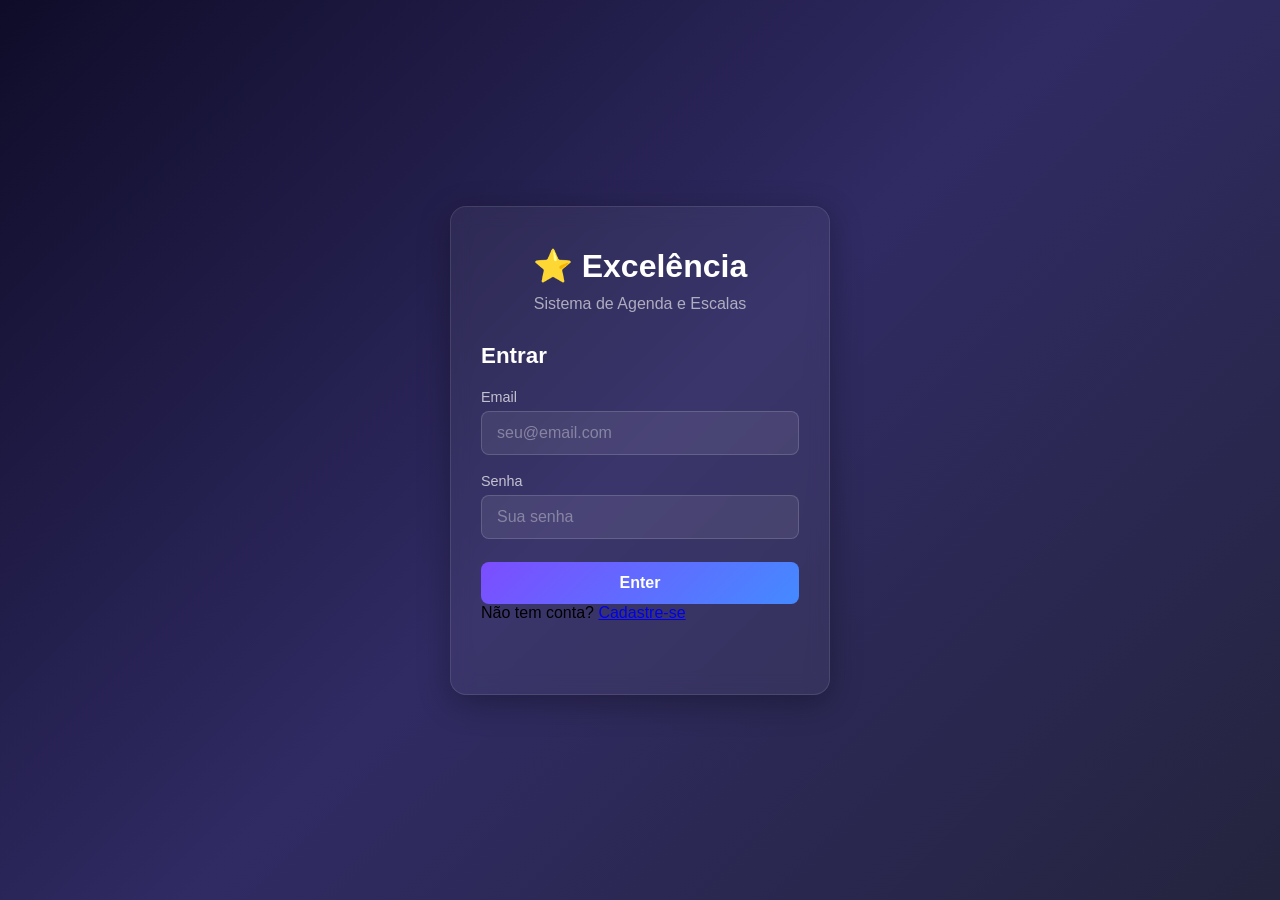
<file: index.html>
<!DOCTYPE html>
<html lang="pt-BR">
<head>
    <meta charset="UTF-8">
    <meta name="viewport" content="width=device-width, initial-scale=1.0">
    <title>Excelência - Login</title>
    <link rel="stylesheet" href="style.css">
</head>
<body>
    <div class="container">
        <div class="form-box">
            <div class="logo">
                <h1>⭐ Excelência</h1>
                <p style="color:rgba(255,255,255,0.6);margin-top:10px;">Sistema de Agenda e Escalas</p>
            </div>

            <!-- Formulário de Login -->
            <div id="loginForm" class="form active">
                <h2>Entrar</h2>
                <form onsubmit="fazerLogin(event)">
                    <div class="input-group">
                        <label for="loginEmail">Email</label>
                        <input type="email" id="loginEmail" placeholder="seu@email.com" required>
                    </div>
                    <div class="input-group">
                        <label for="loginSenha">Senha</label>
                        <input type="password" id="loginSenha" placeholder="Sua senha" required>
                    </div>
                    <button type="submit" class="btn">Enter</button>
                </form>
                <p class="switch-form">
                    Não tem conta? <a href="#" onclick="mostrarCadastro()">Cadastre-se</a>
                </p>
                <div id="loginMsg" class="msg"></div>
            </div>

            <!-- Formulário de Cadastro -->
            <div id="cadastroForm" class="form">
                <h2>Cadastrar</h2>
                <form onsubmit="fazerCadastro(event)">
                    <div class="input-group">
                        <label for="cadastroNome">Nome</label>
                        <input type="text" id="cadastroNome" placeholder="Seu nome" required>
                    </div>
                    <div class="input-group">
                        <label for="cadastroEmail">Email</label>
                        <input type="email" id="cadastroEmail" placeholder="seu@email.com" required>
                    </div>
                    <div class="input-group">
                        <label for="cadastroSenha">Senha</label>
                        <input type="password" id="cadastroSenha" placeholder="Mínimo 6 caracteres" required minlength="6">
                    </div>
                    <div class="input-group">
                        <label for="cadastroTipo">Tipo de Conta</label>
                        <select id="cadastroTipo" required>
                            <option value="usuario">Usuário Padrão</option>
                            <option value="admin">Administrador</option>
                        </select>
                    </div>
                    <button type="submit" class="btn">Cadastrar</button>
                </form>
                <p class="switch-form">
                    Já tem conta? <a href="#" onclick="mostrarLogin()">Faça login</a>
                </p>
                <div id="cadastroMsg" class="msg"></div>
            </div>
        </div>
    </div>

    <script src="auth.js"></script>
</body>
</html>
</file>
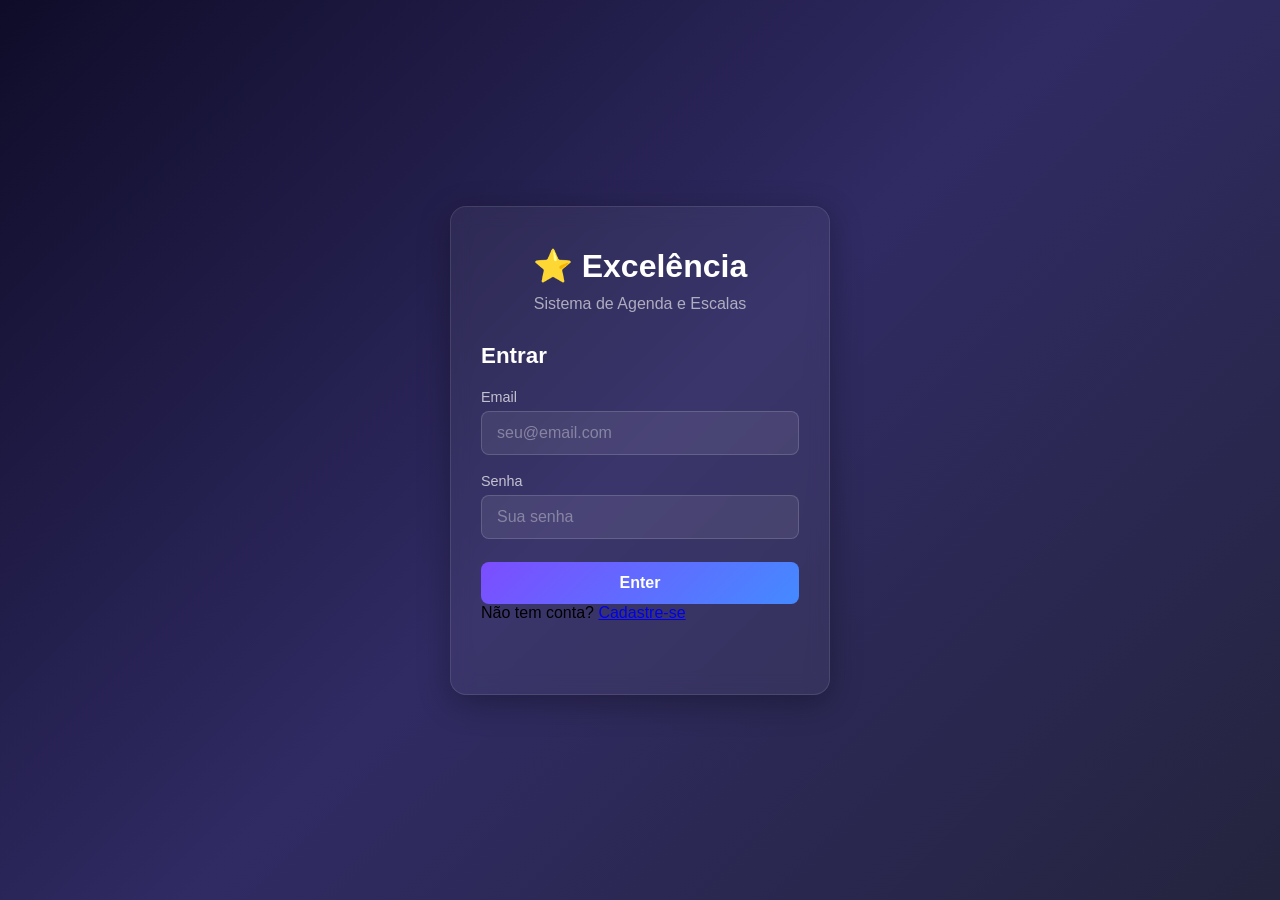
<file: admin-demo.html>
<!DOCTYPE html>
<html lang="pt-BR">
<head>
    <meta charset="UTF-8">
    <meta name="viewport" content="width=device-width, initial-scale=1.0">
    <title>Excelência - Painel Admin</title>
    <link rel="stylesheet" href="agenda-style.css">
    <script src="auth.js"></script>
</head>
<body>
    <div class="app">
        <header>
            <div class="header-left">
                <h1>⭐ Excelência</h1>
                <span class="subtitle">Painel Administrativo</span>
            </div>
            <nav>
                <button class="nav-btn active" data-tab="colaboradores">Colaboradores</button>
                <button class="nav-btn" data-tab="funcoes">Funções</button>
                <button class="nav-btn" data-tab="departamentos">Departamentos</button>
                <button class="nav-btn" data-tab="escalas">Escalas</button>
                <button class="nav-btn" onclick="fazerLogout()">Sair</button>
            </nav>
        </header>

        <!-- COLABORADORES -->
        <section id="tab-colaboradores" class="tab-content active">
            <div class="section-header">
                <h2>Gerenciar Colaboradores</h2>
                <button id="btnNovoColab" class="btn-primary">+ Novo Colaborador</button>
            </div>
            <div id="listaColaboradores" class="colab-list"></div>

            <!-- Modal colaborador -->
            <div id="modalColab" class="modal hidden">
                <div class="modal-content">
                    <h3>Novo Colaborador</h3>
                    <form id="formColab">
                        <div class="form-group">
                            <label>Nome Completo</label>
                            <input type="text" id="colabNome" required>
                        </div>
                        <div class="form-group">
                            <label>E-mail</label>
                            <input type="email" id="colabEmail" required placeholder="colaborador@empresa.com">
                        </div>
                        <div class="form-group">
                            <label>Cargo</label>
                            <input type="text" id="colabCargo" placeholder="Ex: Operador, Gerente...">
                        </div>
                        <div class="form-group">
                            <label>Departamento</label>
                            <select id="colabDepartamento" onchange="filtrarFuncoesPorDepartamento()">
                                <option value="">Selecione um departamento</option>
                            </select>
                        </div>
                        <div class="form-group">
                            <label>Função</label>
                            <select id="colabFuncao" required>
                                <option value="">Selecione uma função</option>
                            </select>
                        </div>
                        <div class="form-group">
                            <label>Tipo de Usuário</label>
                            <select id="colabTipo" required>
                                <option value="usuario">Usuário Padrão</option>
                                <option value="admin">Administrador</option>
                            </select>
                        </div>
                        <div class="modal-actions">
                            <button type="button" class="btn-cancel" onclick="fecharModalColab()">Cancelar</button>
                            <button type="submit" class="btn-save">Salvar</button>
                        </div>
                    </form>
                </div>
            </div>
        </section>

        <!-- FUNÇÕES -->
        <section id="tab-funcoes" class="tab-content">
            <div class="section-header">
                <h2>Gerenciar Funções</h2>
                <button id="btnNovaFuncao" class="btn-primary">+ Nova Função</button>
            </div>
            <div id="listaFuncoes" class="funcao-list"></div>

            <!-- Modal função -->
            <div id="modalFuncao" class="modal hidden">
                <div class="modal-content">
                    <h3>Nova Função</h3>
                    <form id="formFuncao">
                        <div class="form-group">
                            <label>Departamento</label>
                            <select id="funcaoDepartamento" required>
                                <option value="">Selecione um departamento</option>
                            </select>
                        </div>
                        <div class="form-group">
                            <label>Nome da Função</label>
                            <input type="text" id="funcaoNome" required placeholder="Ex: Guitarra, Baixo, Teclado...">
                        </div>
                        <div class="form-group">
                            <label>Descrição</label>
                            <textarea id="funcaoDescricao" rows="3" placeholder="Descrição da função..."></textarea>
                        </div>
                        <div class="modal-actions">
                            <button type="button" class="btn-cancel" onclick="fecharModalFuncao()">Cancelar</button>
                            <button type="submit" class="btn-save">Salvar</button>
                        </div>
                    </form>
                </div>
            </div>
        </section>

        <!-- DEPARTAMENTOS -->
        <section id="tab-departamentos" class="tab-content">
            <div class="section-header">
                <h2>Gerenciar Departamentos</h2>
                <button id="btnNovoDepartamento" class="btn-primary">+ Novo Departamento</button>
            </div>
            <div id="listaDepartamentos" class="dept-list"></div>

            <!-- Modal departamento -->
            <div id="modalDepartamento" class="modal hidden">
                <div class="modal-content">
                    <h3>Novo Departamento</h3>
                    <form id="formDepartamento">
                        <div class="form-group">
                            <label>Nome do Departamento</label>
                            <input type="text" id="deptNome" required placeholder="Ex: Administrativo, Operações...">
                        </div>
                        <div class="form-group">
                            <label>Descrição</label>
                            <textarea id="deptDescricao" rows="3" placeholder="Descrição do departamento..."></textarea>
                        </div>
                        <div class="form-group">
                            <label>Cor</label>
                            <input type="color" id="deptCor" value="#7c4dff">
                        </div>
                        <div class="modal-actions">
                            <button type="button" class="btn-cancel" onclick="fecharModalDepartamento()">Cancelar</button>
                            <button type="submit" class="btn-save">Salvar</button>
                        </div>
                    </form>
                </div>
            </div>
        </section>

        <!-- ESCALAS -->
        <section id="tab-escalas" class="tab-content">
            <div class="calendar-header">
                <button id="prevMes" class="btn-icon">◀</button>
                <h2 id="mesAno"></h2>
                <button id="nextMes" class="btn-icon">▶</button>
                <button id="hojeBtn" class="btn-sm">Hoje</button>
            </div>
            <div class="calendar-grid">
                <div class="day-name">Dom</div>
                <div class="day-name">Seg</div>
                <div class="day-name">Ter</div>
                <div class="day-name">Qua</div>
                <div class="day-name">Qui</div>
                <div class="day-name">Sex</div>
                <div class="day-name">Sáb</div>
                <div id="calendarDays" class="calendar-days"></div>
            </div>

            <!-- Modal de escala -->
            <div id="modalEscala" class="modal hidden">
                <div class="modal-content">
                    <h3>Nova Escala - <span id="modalData"></span></h3>
                    <form id="formEscala">
                        <input type="hidden" id="escalaData">
                        <div class="form-group">
                            <label>Colaborador</label>
                            <select id="escalaColaborador" required></select>
                        </div>
                        <div class="form-row">
                            <div class="form-group">
                                <label>Hora Início</label>
                                <input type="time" id="escalaInicio">
                            </div>
                            <div class="form-group">
                                <label>Hora Fim</label>
                                <input type="time" id="escalaFim">
                            </div>
                        </div>
                        <div class="form-group">
                            <label>Função</label>
                            <input type="text" id="escalaFuncao" placeholder="Ex: Atendimento, Supervisão...">
                        </div>
                        <div class="form-group">
                            <label>Observação</label>
                            <textarea id="escalaObs" rows="2"></textarea>
                        </div>
                        <div class="modal-actions">
                            <button type="button" class="btn-cancel" onclick="fecharModal()">Cancelar</button>
                            <button type="submit" class="btn-save">Salvar</button>
                        </div>
                    </form>
                </div>
            </div>

            <!-- Modal de detalhes -->
            <div id="modalDetalhes" class="modal hidden">
                <div class="modal-content">
                    <h3>Escalas do dia <span id="detalhesData"></span></h3>
                    <div id="detalhesLista"></div>
                    <button type="button" class="btn-cancel" onclick="fecharDetalhes()">Fechar</button>
                </div>
            </div>
        </section>
    </div>
    <script src="auth.js"></script>
    <script src="admin-demo-script.js"></script>
</body>
</html>
</file>
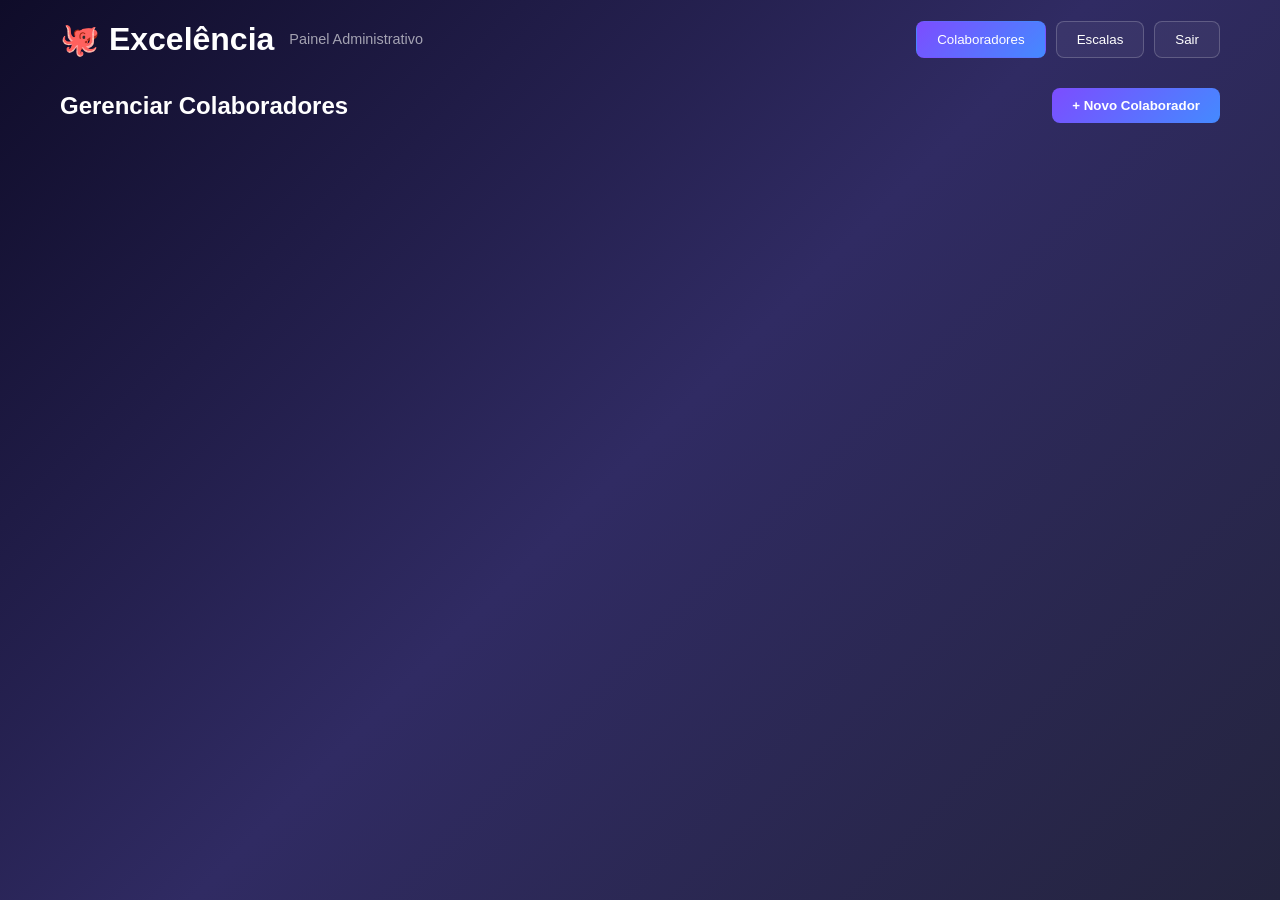
<file: admin.html>
<!DOCTYPE html>
<html lang="pt-BR">
<head>
    <meta charset="UTF-8">
    <meta name="viewport" content="width=device-width, initial-scale=1.0">
    <title>Excelência - Painel Admin</title>
    <link rel="stylesheet" href="agenda-style.css">
</head>
<body>
    <div class="app">
        <header>
            <div class="header-left">
                <h1>🐙 Excelência</h1>
                <span class="subtitle">Painel Administrativo</span>
            </div>
            <nav>
                <button class="nav-btn active" data-tab="colaboradores">Colaboradores</button>
                <button class="nav-btn" data-tab="escalas">Escalas</button>
                <button class="nav-btn" onclick="logout()">Sair</button>
            </nav>
        </header>

        <!-- COLABORADORES -->
        <section id="tab-colaboradores" class="tab-content active">
            <div class="section-header">
                <h2>Gerenciar Colaboradores</h2>
                <button id="btnNovoColab" class="btn-primary">+ Novo Colaborador</button>
            </div>
            <div id="listaColaboradores" class="colab-list"></div>

            <!-- Modal colaborador -->
            <div id="modalColab" class="modal hidden">
                <div class="modal-content">
                    <h3>Novo Colaborador</h3>
                    <form id="formColab">
                        <div class="form-group">
                            <label>Nome Completo</label>
                            <input type="text" id="colabNome" required>
                        </div>
                        <div class="form-group">
                            <label>E-mail</label>
                            <input type="email" id="colabEmail" required placeholder="colaborador@empresa.com">
                        </div>
                        <div class="form-group">
                            <label>Cargo</label>
                            <input type="text" id="colabCargo" placeholder="Ex: Operador, Gerente...">
                        </div>
                        <div class="form-group">
                            <label>Cor (identificação visual)</label>
                            <input type="color" id="colabCor" value="#7c4dff">
                        </div>
                        <div class="modal-actions">
                            <button type="button" class="btn-cancel" onclick="fecharModalColab()">Cancelar</button>
                            <button type="submit" class="btn-save">Salvar</button>
                        </div>
                    </form>
                </div>
            </div>
        </section>

        <!-- ESCALAS -->
        <section id="tab-escalas" class="tab-content">
            <div class="calendar-header">
                <button id="prevMes" class="btn-icon">◀</button>
                <h2 id="mesAno"></h2>
                <button id="nextMes" class="btn-icon">▶</button>
                <button id="hojeBtn" class="btn-sm">Hoje</button>
            </div>
            <div class="calendar-grid">
                <div class="day-name">Dom</div>
                <div class="day-name">Seg</div>
                <div class="day-name">Ter</div>
                <div class="day-name">Qua</div>
                <div class="day-name">Qui</div>
                <div class="day-name">Sex</div>
                <div class="day-name">Sáb</div>
                <div id="calendarDays" class="calendar-days"></div>
            </div>

            <!-- Modal de escala -->
            <div id="modalEscala" class="modal hidden">
                <div class="modal-content">
                    <h3>Nova Escala - <span id="modalData"></span></h3>
                    <form id="formEscala">
                        <input type="hidden" id="escalaData">
                        <div class="form-group">
                            <label>Colaborador</label>
                            <select id="escalaColaborador" required></select>
                        </div>
                        <div class="form-row">
                            <div class="form-group">
                                <label>Hora Início</label>
                                <input type="time" id="escalaInicio">
                            </div>
                            <div class="form-group">
                                <label>Hora Fim</label>
                                <input type="time" id="escalaFim">
                            </div>
                        </div>
                        <div class="form-group">
                            <label>Função</label>
                            <input type="text" id="escalaFuncao" placeholder="Ex: Atendimento, Supervisão...">
                        </div>
                        <div class="form-group">
                            <label>Observação</label>
                            <textarea id="escalaObs" rows="2"></textarea>
                        </div>
                        <div class="modal-actions">
                            <button type="button" class="btn-cancel" onclick="fecharModal()">Cancelar</button>
                            <button type="submit" class="btn-save">Salvar e Sincronizar</button>
                        </div>
                    </form>
                </div>
            </div>

            <!-- Modal de detalhes -->
            <div id="modalDetalhes" class="modal hidden">
                <div class="modal-content">
                    <h3>Escalas do dia <span id="detalhesData"></span></h3>
                    <div id="detalhesLista"></div>
                    <button type="button" class="btn-cancel" onclick="fecharDetalhes()">Fechar</button>
                </div>
            </div>
        </section>
    </div>
    <script src="admin-script.js"></script>
</body>
</html>
</file>
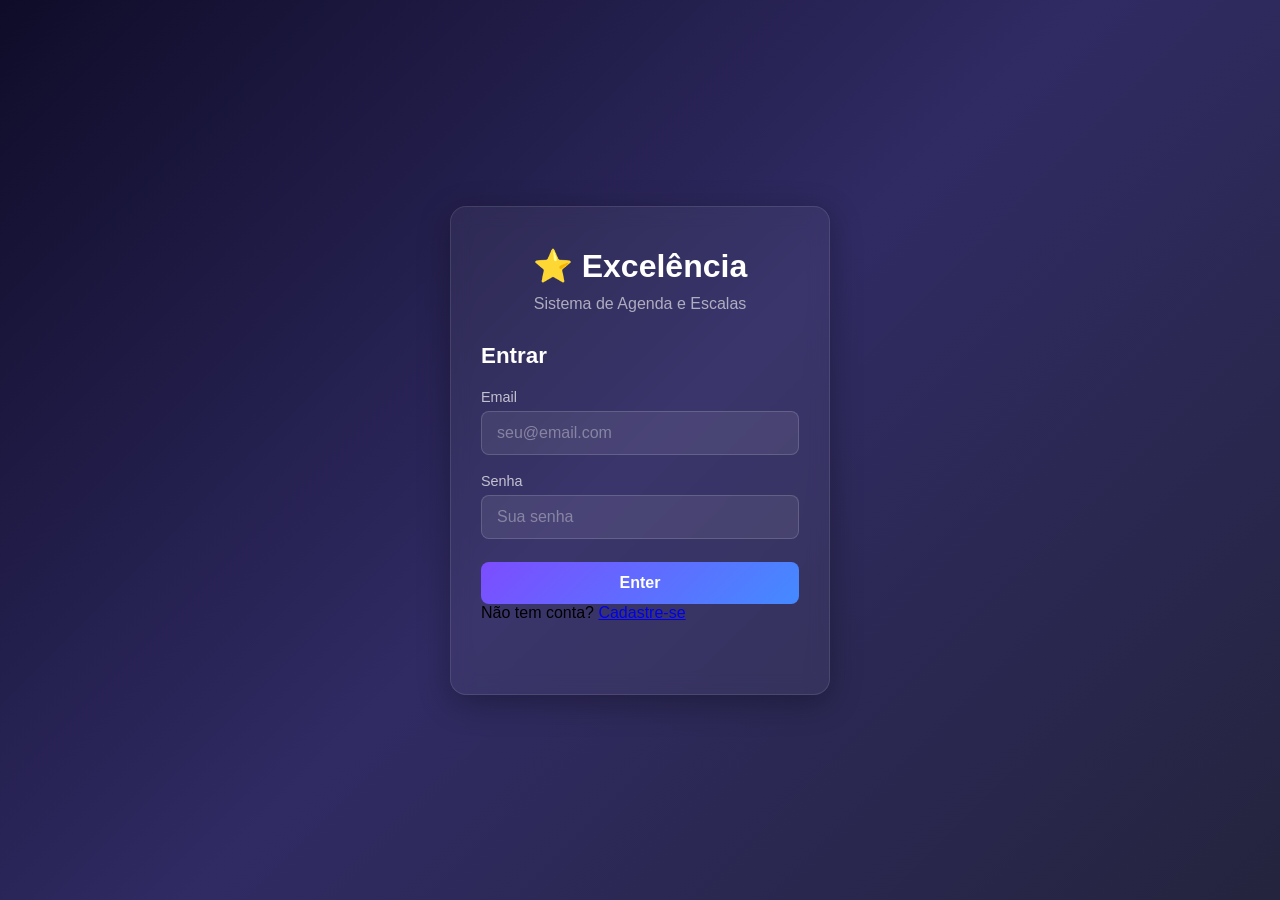
<file: agenda-demo.html>
<!DOCTYPE html>
<html lang="pt-BR">
<head>
    <meta charset="UTF-8">
    <meta name="viewport" content="width=device-width, initial-scale=1.0">
    <title>Excelência - Minha Agenda</title>
    <link rel="stylesheet" href="agenda-style.css">
    <script src="auth.js"></script>
</head>
<body>
    <div class="app">
        <header>
            <div class="header-left">
                <h1>⭐ Excelência</h1>
                <span class="subtitle">Minha Agenda</span>
            </div>
            <nav>
                <button class="nav-btn" onclick="fazerLogout()">Sair</button>
            </nav>
        </header>

        <section>
            <div class="calendar-header">
                <button id="prevMes" class="btn-icon">◀</button>
                <h2 id="mesAno"></h2>
                <button id="nextMes" class="btn-icon">▶</button>
                <button id="hojeBtn" class="btn-sm">Hoje</button>
            </div>
            <div class="calendar-grid">
                <div class="day-name">Dom</div>
                <div class="day-name">Seg</div>
                <div class="day-name">Ter</div>
                <div class="day-name">Qua</div>
                <div class="day-name">Qui</div>
                <div class="day-name">Sex</div>
                <div class="day-name">Sáb</div>
                <div id="calendarDays" class="calendar-days"></div>
            </div>

            <!-- Modal de detalhes -->
            <div id="modalDetalhes" class="modal hidden">
                <div class="modal-content">
                    <h3>Minhas Escalas - <span id="detalhesData"></span></h3>
                    <div id="detalhesLista"></div>
                    <button type="button" class="btn-cancel" onclick="fecharDetalhes()">Fechar</button>
                </div>
            </div>
        </section>
    </div>
    <script src="agenda-demo-script.js"></script>
</body>
</html>
</file>
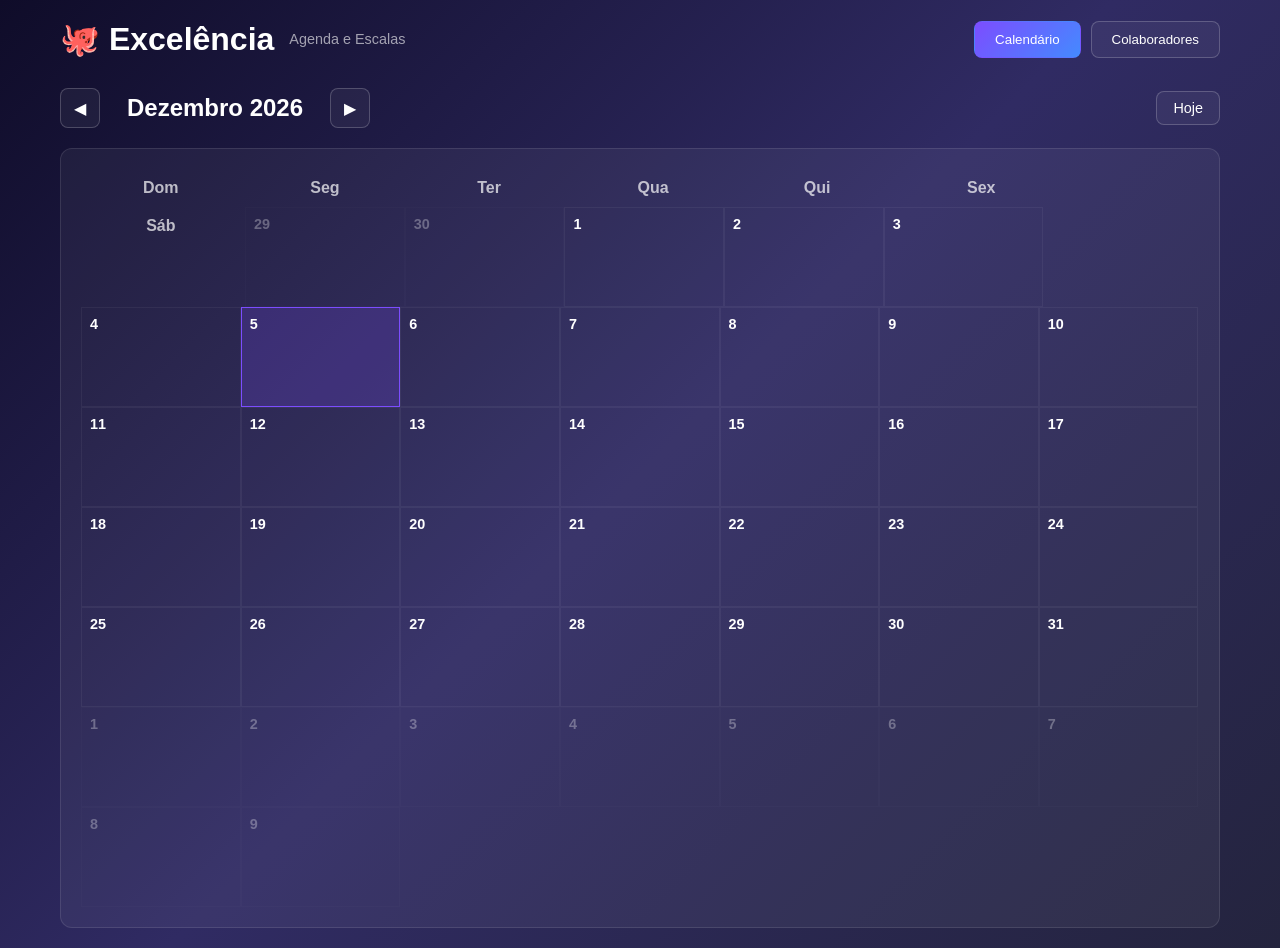
<file: agenda.html>
<!DOCTYPE html>
<html lang="pt-BR">
<head>
    <meta charset="UTF-8">
    <meta name="viewport" content="width=device-width, initial-scale=1.0">
    <title>Excelência - Agenda e Escalas</title>
    <link rel="stylesheet" href="agenda-style.css">
</head>
<body>
    <div class="app">
        <header>
            <div class="header-left">
                <h1>🐙 Excelência</h1>
                <span class="subtitle">Agenda e Escalas</span>
            </div>
            <nav>
                <button class="nav-btn active" data-tab="calendario">Calendário</button>
                <button class="nav-btn" data-tab="colaboradores">Colaboradores</button>
            </nav>
        </header>

        <!-- CALENDÁRIO -->
        <section id="tab-calendario" class="tab-content active">
            <div class="calendar-header">
                <button id="prevMes" class="btn-icon">◀</button>
                <h2 id="mesAno"></h2>
                <button id="nextMes" class="btn-icon">▶</button>
                <button id="hojeBtn" class="btn-sm">Hoje</button>
            </div>
            <div class="calendar-grid">
                <div class="day-name">Dom</div>
                <div class="day-name">Seg</div>
                <div class="day-name">Ter</div>
                <div class="day-name">Qua</div>
                <div class="day-name">Qui</div>
                <div class="day-name">Sex</div>
                <div class="day-name">Sáb</div>
                <div id="calendarDays" class="calendar-days"></div>
            </div>
            <!-- Modal de escala -->
            <div id="modalEscala" class="modal hidden">
                <div class="modal-content">
                    <h3>Nova Escala - <span id="modalData"></span></h3>
                    <form id="formEscala">
                        <input type="hidden" id="escalaData">
                        <div class="form-group">
                            <label>Colaborador</label>
                            <select id="escalaColaborador" required></select>
                        </div>
                        <div class="form-row">
                            <div class="form-group">
                                <label>Hora Início</label>
                                <input type="time" id="escalaInicio">
                            </div>
                            <div class="form-group">
                                <label>Hora Fim</label>
                                <input type="time" id="escalaFim">
                            </div>
                        </div>
                        <div class="form-group">
                            <label>Função</label>
                            <input type="text" id="escalaFuncao" placeholder="Ex: Atendimento, Supervisão...">
                        </div>
                        <div class="form-group">
                            <label>Observação</label>
                            <textarea id="escalaObs" rows="2"></textarea>
                        </div>
                        <div class="modal-actions">
                            <button type="button" class="btn-cancel" onclick="fecharModal()">Cancelar</button>
                            <button type="submit" class="btn-save">Salvar</button>
                        </div>
                    </form>
                </div>
            </div>
            <!-- Modal de detalhes -->
            <div id="modalDetalhes" class="modal hidden">
                <div class="modal-content">
                    <h3>Escalas do dia <span id="detalhesData"></span></h3>
                    <div id="detalhesLista"></div>
                    <button type="button" class="btn-cancel" onclick="fecharDetalhes()">Fechar</button>
                </div>
            </div>
        </section>

        <!-- COLABORADORES -->
        <section id="tab-colaboradores" class="tab-content">
            <div class="section-header">
                <h2>Colaboradores</h2>
                <button id="btnNovoColab" class="btn-primary">+ Novo</button>
            </div>
            <div id="listaColaboradores" class="colab-list"></div>
            <!-- Modal colaborador -->
            <div id="modalColab" class="modal hidden">
                <div class="modal-content">
                    <h3>Novo Colaborador</h3>
                    <form id="formColab">
                        <div class="form-group">
                            <label>Nome</label>
                            <input type="text" id="colabNome" required>
                        </div>
                        <div class="form-group">
                            <label>Cargo</label>
                            <input type="text" id="colabCargo" placeholder="Ex: Operador, Gerente...">
                        </div>
                        <div class="form-group">
                            <label>Cor</label>
                            <input type="color" id="colabCor" value="#7c4dff">
                        </div>
                        <div class="modal-actions">
                            <button type="button" class="btn-cancel" onclick="fecharModalColab()">Cancelar</button>
                            <button type="submit" class="btn-save">Salvar</button>
                        </div>
                    </form>
                </div>
            </div>
        </section>
    </div>
    <script src="agenda-script.js"></script>
</body>
</html>
</file>
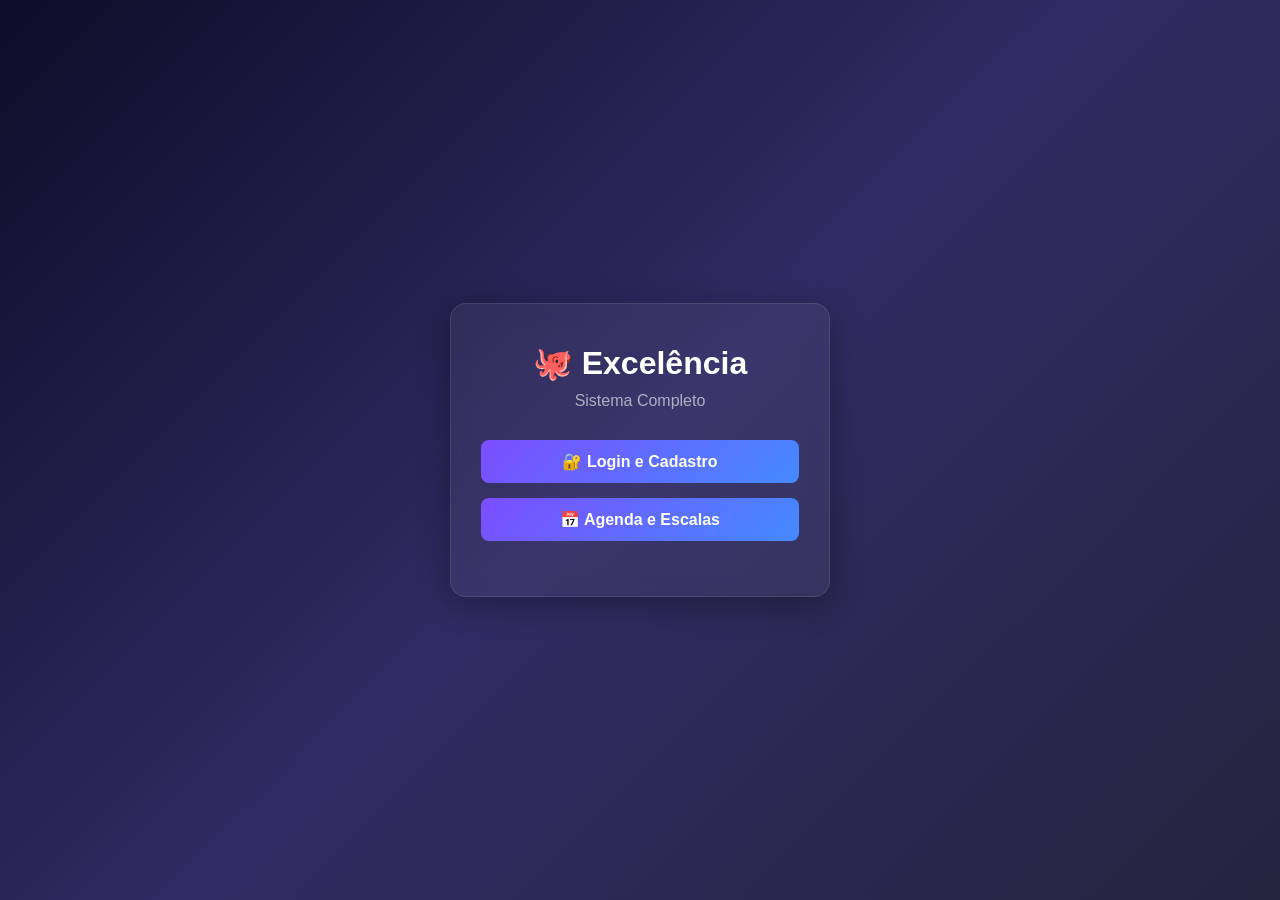
<file: menu.html>
<!DOCTYPE html>
<html lang="pt-BR">
<head>
    <meta charset="UTF-8">
    <meta name="viewport" content="width=device-width, initial-scale=1.0">
    <title>Excelência - Sistema Completo</title>
    <link rel="stylesheet" href="style.css">
</head>
<body>
    <div class="container">
        <div class="form-box" style="text-align:center;">
            <div class="logo">
                <h1>🐙 Excelência</h1>
                <p style="color:rgba(255,255,255,0.6);margin-top:10px;">Sistema Completo</p>
            </div>

            <div style="margin-top:30px;">
                <a href="index.html" class="btn" style="display:block;margin-bottom:15px;text-decoration:none;">
                    🔐 Login e Cadastro
                </a>
                <a href="agenda.html" class="btn" style="display:block;margin-bottom:15px;text-decoration:none;">
                    📅 Agenda e Escalas
                </a>
            </div>
        </div>
    </div>
</body>
</html>
</file>
<file: style.css>
* {
    margin: 0;
    padding: 0;
    box-sizing: border-box;
}

body {
    font-family: 'Segoe UI', Tahoma, Geneva, Verdana, sans-serif;
    background: linear-gradient(135deg, #0f0c29, #302b63, #24243e);
    min-height: 100vh;
    display: flex;
    align-items: center;
    justify-content: center;
}

.container {
    width: 100%;
    max-width: 420px;
    padding: 20px;
}

.form-box {
    background: rgba(255, 255, 255, 0.05);
    backdrop-filter: blur(10px);
    border: 1px solid rgba(255, 255, 255, 0.1);
    border-radius: 16px;
    padding: 40px 30px;
    box-shadow: 0 8px 32px rgba(0, 0, 0, 0.3);
}

.logo {
    text-align: center;
    margin-bottom: 30px;
}

.logo h1 {
    color: #fff;
    font-size: 2rem;
}

.form {
    display: none;
}

.form.active {
    display: block;
}

.form h2 {
    color: #fff;
    margin-bottom: 20px;
    font-size: 1.4rem;
}

.input-group {
    margin-bottom: 18px;
}

.input-group label {
    display: block;
    color: rgba(255, 255, 255, 0.7);
    margin-bottom: 6px;
    font-size: 0.9rem;
}

.input-group input {
    width: 100%;
    padding: 12px 15px;
    border: 1px solid rgba(255, 255, 255, 0.15);
    border-radius: 8px;
    background: rgba(255, 255, 255, 0.08);
    color: #fff;
    font-size: 1rem;
    transition: border-color 0.3s;
}

.input-group input:focus {
    outline: none;
    border-color: #7c4dff;
}

.input-group input::placeholder {
    color: rgba(255, 255, 255, 0.35);
}

.btn {
    width: 100%;
    padding: 12px;
    border: none;
    border-radius: 8px;
    background: linear-gradient(135deg, #7c4dff, #448aff);
    color: #fff;
    font-size: 1rem;
    font-weight: 600;
    cursor: pointer;
    transition: opacity 0.3s;
    margin-top: 5px;
}

.btn:hover {
    opacity: 0.85;
}

.msg {
    text-align: center;
    margin-top: 12px;
    font-size: 0.85rem;
    min-height: 20px;
}

.msg.success {
    color: #69f0ae;
}

.msg.error {
    color: #ff5252;
}
</file>
<file: agenda-style.css>
* {
    margin: 0;
    padding: 0;
    box-sizing: border-box;
}

body {
    font-family: 'Segoe UI', Tahoma, Geneva, Verdana, sans-serif;
    background: linear-gradient(135deg, #0f0c29, #302b63, #24243e);
    min-height: 100vh;
    color: #fff;
}

.app {
    max-width: 1200px;
    margin: 0 auto;
    padding: 20px;
}

header {
    display: flex;
    justify-content: space-between;
    align-items: center;
    margin-bottom: 30px;
    flex-wrap: wrap;
    gap: 20px;
}

.header-left {
    display: flex;
    align-items: center;
    gap: 15px;
}

.header-left h1 {
    font-size: 2rem;
}

.subtitle {
    color: rgba(255, 255, 255, 0.6);
    font-size: 0.9rem;
}

nav {
    display: flex;
    gap: 10px;
}

.nav-btn {
    padding: 10px 20px;
    border: 1px solid rgba(255, 255, 255, 0.2);
    background: rgba(255, 255, 255, 0.05);
    color: #fff;
    border-radius: 8px;
    cursor: pointer;
    transition: all 0.3s;
}

.nav-btn:hover {
    background: rgba(255, 255, 255, 0.1);
}

.nav-btn.active {
    background: linear-gradient(135deg, #7c4dff, #448aff);
    border-color: transparent;
}

.tab-content {
    display: none;
}

.tab-content.active {
    display: block;
}

/* Calendário */
.calendar-header {
    display: flex;
    align-items: center;
    gap: 15px;
    margin-bottom: 20px;
}

.calendar-header h2 {
    font-size: 1.5rem;
    min-width: 200px;
    text-align: center;
}

.btn-icon {
    width: 40px;
    height: 40px;
    border: 1px solid rgba(255, 255, 255, 0.2);
    background: rgba(255, 255, 255, 0.05);
    color: #fff;
    border-radius: 8px;
    cursor: pointer;
    font-size: 1rem;
    transition: all 0.3s;
}

.btn-icon:hover {
    background: rgba(255, 255, 255, 0.1);
}

.btn-sm {
    padding: 8px 16px;
    border: 1px solid rgba(255, 255, 255, 0.2);
    background: rgba(255, 255, 255, 0.05);
    color: #fff;
    border-radius: 8px;
    cursor: pointer;
    font-size: 0.9rem;
    margin-left: auto;
}

.btn-sm:hover {
    background: rgba(255, 255, 255, 0.1);
}

.calendar-grid {
    background: rgba(255, 255, 255, 0.05);
    border-radius: 12px;
    padding: 20px;
    border: 1px solid rgba(255, 255, 255, 0.1);
}

.day-name {
    display: inline-block;
    width: 14.28%;
    text-align: center;
    padding: 10px;
    font-weight: 600;
    color: rgba(255, 255, 255, 0.7);
}

.calendar-days {
    display: contents;
}

.day-cell {
    display: inline-block;
    width: 14.28%;
    min-height: 100px;
    padding: 8px;
    border: 1px solid rgba(255, 255, 255, 0.05);
    vertical-align: top;
    cursor: pointer;
    transition: background 0.2s;
}

.day-cell:hover {
    background: rgba(255, 255, 255, 0.05);
}

.day-cell.other-month {
    opacity: 0.3;
}

.day-cell.today {
    background: rgba(124, 77, 255, 0.2);
    border-color: #7c4dff;
}

.day-number {
    font-weight: 600;
    margin-bottom: 5px;
    font-size: 0.9rem;
}

.escala-item {
    background: rgba(255, 255, 255, 0.1);
    padding: 4px 6px;
    border-radius: 4px;
    font-size: 0.75rem;
    margin-bottom: 3px;
    border-left: 3px solid;
    overflow: hidden;
    text-overflow: ellipsis;
    white-space: nowrap;
}

/* Modal */
.modal {
    position: fixed;
    top: 0;
    left: 0;
    width: 100%;
    height: 100%;
    background: rgba(0, 0, 0, 0.7);
    display: flex;
    align-items: center;
    justify-content: center;
    z-index: 1000;
}

.modal.hidden {
    display: none;
}

.modal-content {
    background: #2a2a4e;
    padding: 30px;
    border-radius: 12px;
    width: 90%;
    max-width: 500px;
    border: 1px solid rgba(255, 255, 255, 0.1);
}

.modal-content h3 {
    margin-bottom: 20px;
}

.form-group {
    margin-bottom: 15px;
}

.form-group label {
    display: block;
    margin-bottom: 5px;
    color: rgba(255, 255, 255, 0.7);
    font-size: 0.9rem;
}

.form-group input,
.form-group select,
.form-group textarea {
    width: 100%;
    padding: 10px;
    border: 1px solid rgba(255, 255, 255, 0.2);
    background: rgba(255, 255, 255, 0.05);
    color: #fff;
    border-radius: 6px;
    font-size: 1rem;
}

.form-group input:focus,
.form-group select:focus,
.form-group textarea:focus {
    outline: none;
    border-color: #7c4dff;
}

.form-row {
    display: flex;
    gap: 15px;
}

.form-row .form-group {
    flex: 1;
}

.modal-actions {
    display: flex;
    gap: 10px;
    justify-content: flex-end;
    margin-top: 20px;
}

.btn-cancel {
    padding: 10px 20px;
    border: 1px solid rgba(255, 255, 255, 0.2);
    background: rgba(255, 255, 255, 0.05);
    color: #fff;
    border-radius: 6px;
    cursor: pointer;
}

.btn-save {
    padding: 10px 20px;
    border: none;
    background: linear-gradient(135deg, #7c4dff, #448aff);
    color: #fff;
    border-radius: 6px;
    cursor: pointer;
    font-weight: 600;
}

/* Colaboradores */
.section-header {
    display: flex;
    justify-content: space-between;
    align-items: center;
    margin-bottom: 20px;
}

.btn-primary {
    padding: 10px 20px;
    border: none;
    background: linear-gradient(135deg, #7c4dff, #448aff);
    color: #fff;
    border-radius: 8px;
    cursor: pointer;
    font-weight: 600;
}

.colab-list {
    display: grid;
    grid-template-columns: repeat(auto-fill, minmax(280px, 1fr));
    gap: 15px;
}

.colab-card {
    background: rgba(255, 255, 255, 0.05);
    border: 1px solid rgba(255, 255, 255, 0.1);
    border-radius: 10px;
    padding: 20px;
    display: flex;
    flex-direction: column;
    gap: 15px;
}

.colab-header {
    display: flex;
    align-items: center;
    gap: 15px;
}

.colab-color {
    width: 40px;
    height: 40px;
    border-radius: 50%;
    flex-shrink: 0;
}

.colab-info {
    flex: 1;
}

.colab-info h4 {
    margin-bottom: 3px;
}

.colab-info p {
    color: rgba(255, 255, 255, 0.6);
    font-size: 0.85rem;
}

.colab-actions {
    display: flex;
    gap: 8px;
    padding-top: 10px;
    border-top: 1px solid rgba(255, 255, 255, 0.1);
}

.tipo-badge {
    display: inline-block;
    padding: 2px 8px;
    border-radius: 12px;
    font-size: 0.75rem;
    color: #fff;
    margin-top: 5px;
}

.dept-badge {
    display: inline-block;
    padding: 2px 8px;
    border-radius: 12px;
    font-size: 0.75rem;
    color: #fff;
    margin-top: 3px;
    margin-left: 5px;
}

/* Departamentos */
.dept-list {
    display: grid;
    grid-template-columns: repeat(auto-fill, minmax(280px, 1fr));
    gap: 15px;
}

.dept-card {
    background: rgba(255, 255, 255, 0.05);
    border: 1px solid rgba(255, 255, 255, 0.1);
    border-radius: 10px;
    padding: 20px;
    display: flex;
    align-items: center;
    gap: 15px;
}

.dept-color {
    width: 40px;
    height: 40px;
    border-radius: 8px;
    flex-shrink: 0;
}

.dept-info {
    flex: 1;
}

.dept-info h4 {
    margin-bottom: 3px;
}

.dept-info p {
    color: rgba(255, 255, 255, 0.6);
    font-size: 0.85rem;
}

/* Funções */
.funcao-list {
    display: grid;
    grid-template-columns: repeat(auto-fill, minmax(280px, 1fr));
    gap: 15px;
}

.funcao-card {
    background: rgba(255, 255, 255, 0.05);
    border: 1px solid rgba(255, 255, 255, 0.1);
    border-radius: 10px;
    padding: 20px;
    display: flex;
    align-items: center;
    gap: 15px;
}

.funcao-info {
    flex: 1;
}

.funcao-info h4 {
    margin-bottom: 3px;
}

.funcao-info p {
    color: rgba(255, 255, 255, 0.6);
    font-size: 0.85rem;
}

.btn-edit {
    padding: 6px 12px;
    border: 1px solid #2196f3;
    background: transparent;
    color: #2196f3;
    border-radius: 6px;
    cursor: pointer;
    font-size: 0.85rem;
    margin-right: 5px;
}

.btn-edit:hover {
    background: #2196f3;
    color: #fff;
}

.btn-delete {
    padding: 6px 12px;
    border: 1px solid #ff5252;
    background: transparent;
    color: #ff5252;
    border-radius: 6px;
    cursor: pointer;
    font-size: 0.85rem;
}

.btn-delete:hover {
    background: #ff5252;
    color: #fff;
}

/* Detalhes da escala */
.escala-detalhe {
    background: rgba(255, 255, 255, 0.05);
    padding: 12px;
    border-radius: 8px;
    margin-bottom: 10px;
    border-left: 4px solid;
}

.escala-detalhe-header {
    display: flex;
    justify-content: space-between;
    align-items: center;
    margin-bottom: 5px;
}

.escala-detalhe strong {
    font-size: 1rem;
}

.escala-detalhe-time {
    color: rgba(255, 255, 255, 0.7);
    font-size: 0.9rem;
    margin-bottom: 3px;
}

.escala-detalhe-funcao {
    color: rgba(255, 255, 255, 0.6);
    font-size: 0.85rem;
    font-style: italic;
}

.btn-delete-sm {
    padding: 4px 8px;
    border: 1px solid #ff5252;
    background: transparent;
    color: #ff5252;
    border-radius: 4px;
    cursor: pointer;
    font-size: 0.75rem;
}

.btn-delete-sm:hover {
    background: #ff5252;
    color: #fff;
}

@media (max-width: 768px) {
    .day-cell {
        min-height: 70px;
        padding: 4px;
    }

    .day-number {
        font-size: 0.8rem;
    }

    .escala-item {
        font-size: 0.65rem;
        padding: 2px 4px;
    }

    .calendar-header h2 {
        font-size: 1.2rem;
        min-width: 150px;
    }
}
</file>
